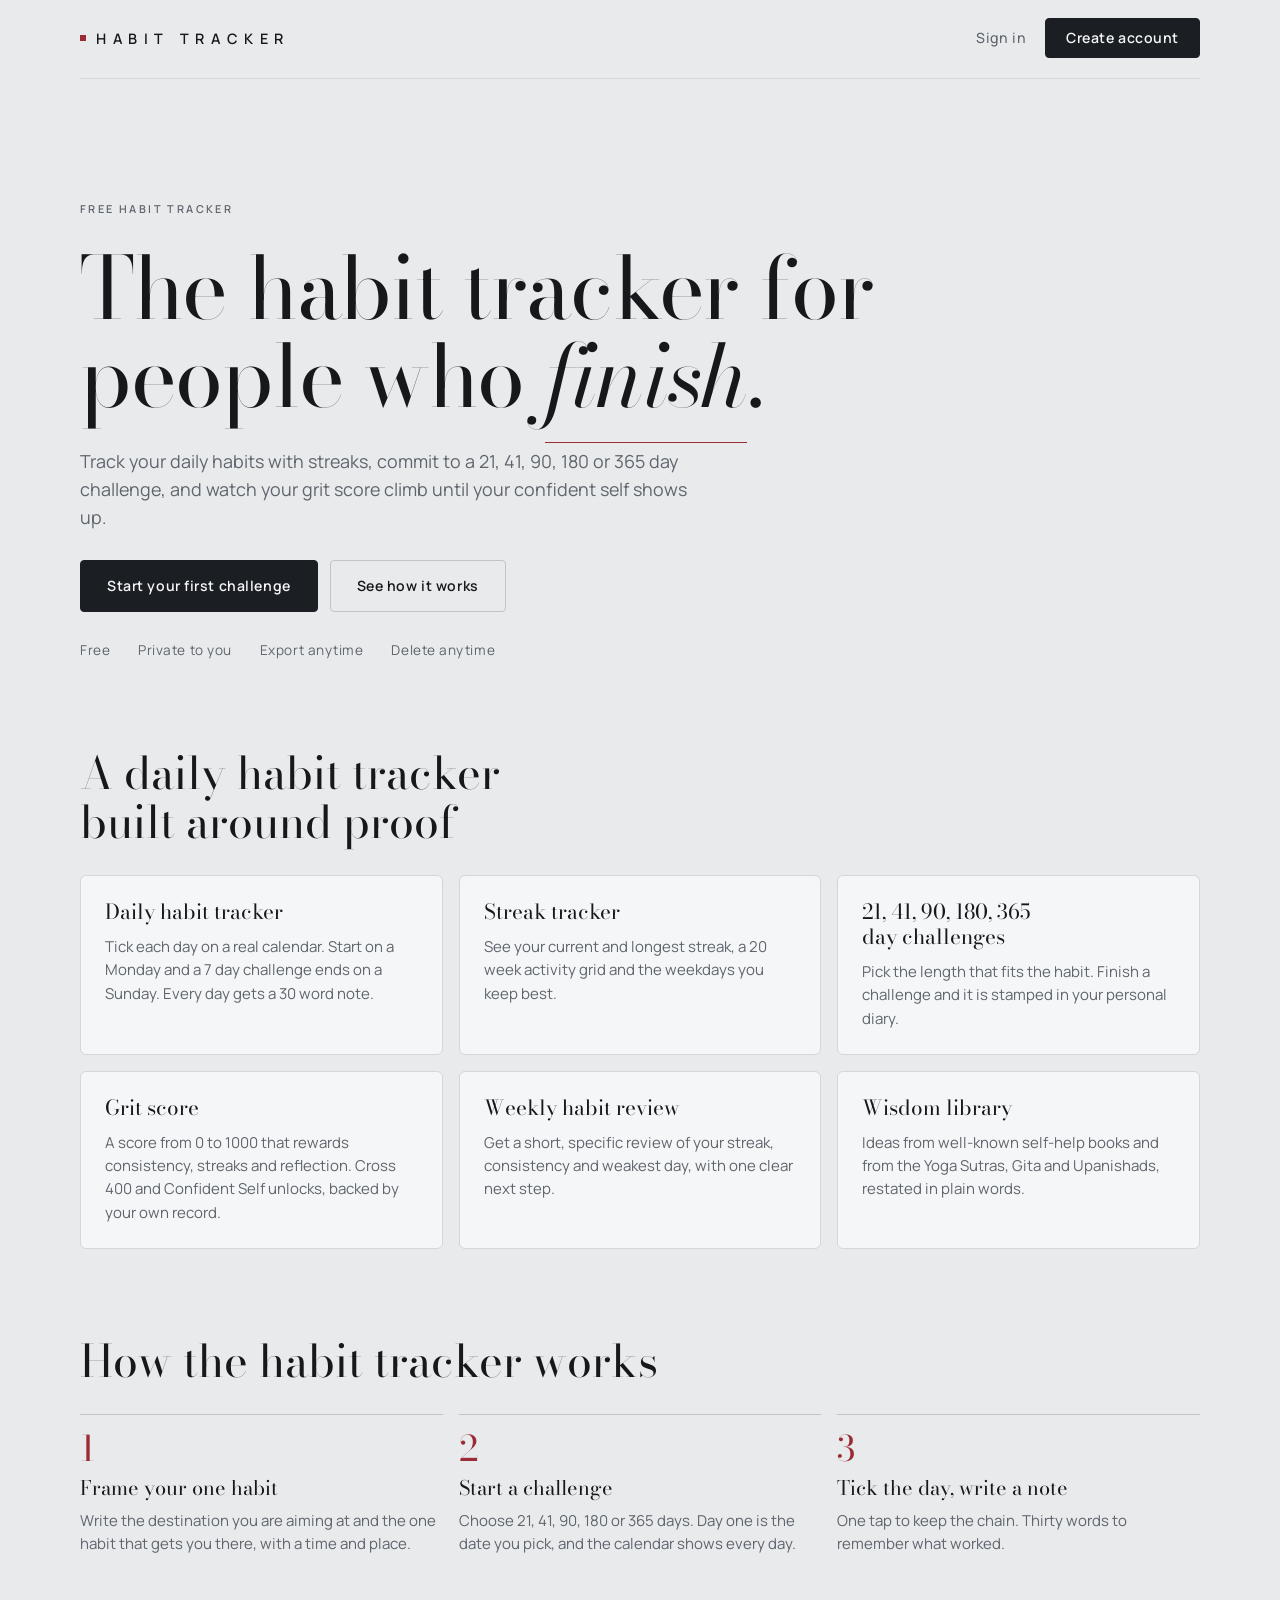
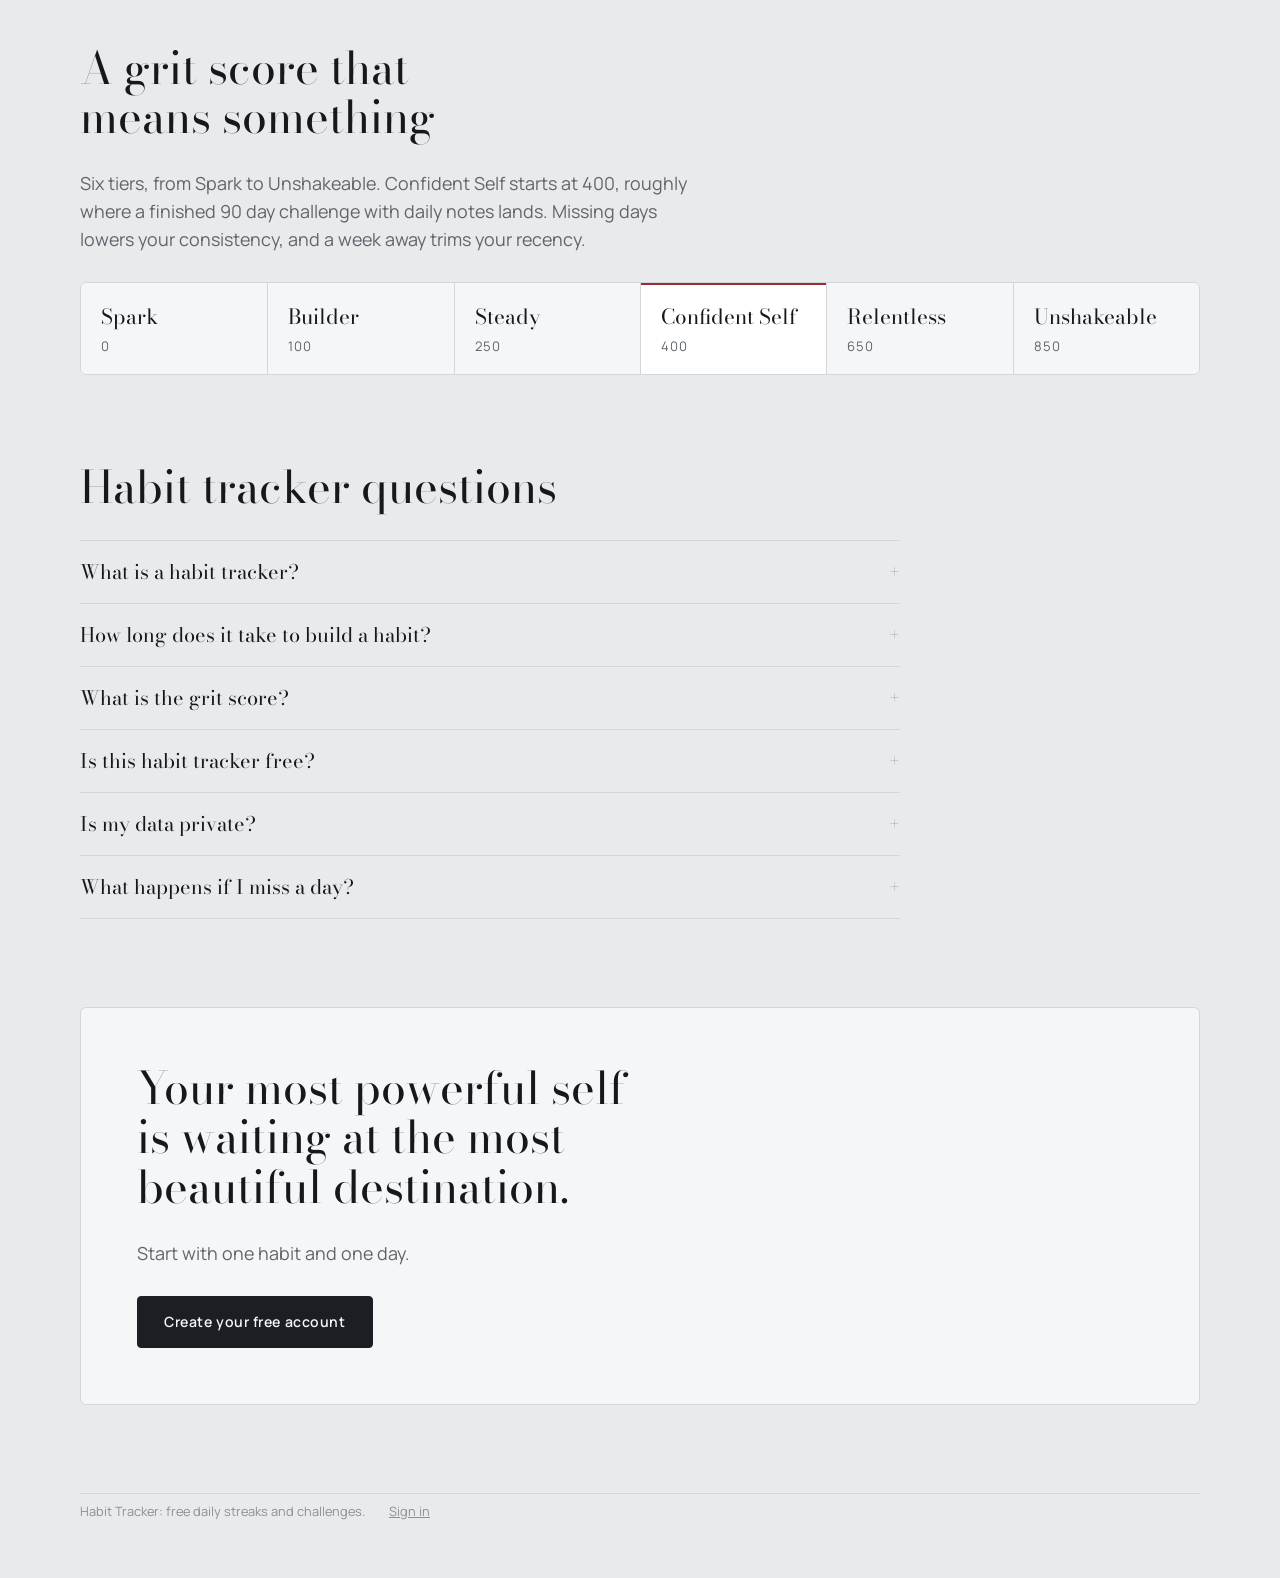
<file: web/index.html>
<!doctype html>
<html lang="en">
<head>
<meta charset="utf-8">
<meta name="viewport" content="width=device-width,initial-scale=1,viewport-fit=cover">
<title>Habit Tracker: Free Daily Streaks &amp; Challenges</title>
<meta name="description" content="Free daily habit tracker with streaks, 21, 41, 90, 180 and 365 day challenges, a grit score and a weekly review. Private, fast and works offline.">
<meta name="theme-color" content="#0C0D0F">
<meta property="og:type" content="website">
<meta property="og:title" content="Habit Tracker: build streaks and finish your challenges">
<meta property="og:description" content="Daily habit tracker with streaks, 21 to 365 day challenges, a grit score and a weekly review. Free and private.">
<meta name="twitter:card" content="summary">
<link rel="icon" href="favicon.svg" type="image/svg+xml">
<link rel="manifest" href="manifest.webmanifest">
<link rel="stylesheet" href="https://fonts.googleapis.com/css2?family=Bodoni+Moda:ital,opsz,wght@0,6..96,400..600;1,6..96,400..500&family=Manrope:wght@300..700&display=swap">
<link rel="stylesheet" href="css/base.css">
<link rel="stylesheet" href="css/components.css">
<link rel="stylesheet" href="css/landing.css">
<script type="application/ld+json">
{"@context":"https://schema.org","@type":"WebApplication","name":"Habit Tracker","alternateName":"Free Habit Tracker","applicationCategory":"LifestyleApplication","operatingSystem":"Any","description":"A free daily habit tracker with streaks, 21, 41, 90, 180 and 365 day challenges, a grit score and a weekly review.","offers":{"@type":"Offer","price":"0","priceCurrency":"USD"},"featureList":["Daily habit tracker","Streak tracker","21, 41, 90, 180 and 365 day challenges","Grit score","Weekly habit review","Private daily notes"]}
</script>
<script type="application/ld+json">
{"@context":"https://schema.org","@type":"FAQPage","mainEntity":[
{"@type":"Question","name":"What is a habit tracker?","acceptedAnswer":{"@type":"Answer","text":"A habit tracker records whether you did a habit each day, so you can see your streak, your consistency and the days you tend to miss."}},
{"@type":"Question","name":"How long does it take to build a habit?","acceptedAnswer":{"@type":"Answer","text":"Often longer than 21 days. A well-known study by Lally and colleagues (2009) found it took 66 days on average, with a wide range from 18 to 254 days. That is why Grit offers 21, 41, 90, 180 and 365 day challenges."}},
{"@type":"Question","name":"What is the grit score?","acceptedAnswer":{"@type":"Answer","text":"The grit score runs from 0 to 1000. It rewards days kept, finished challenges, your longest streak and daily notes, scaled by how consistent and recent your effort is."}},
{"@type":"Question","name":"Is this habit tracker free?","acceptedAnswer":{"@type":"Answer","text":"Yes. Habit Tracker is free to use."}},
{"@type":"Question","name":"Is my data private?","acceptedAnswer":{"@type":"Answer","text":"Your challenges and notes belong to your account and are visible only to you. Passwords are hashed, you can export your data at any time, and you can permanently delete your account and everything in it from the Account page."}},
{"@type":"Question","name":"What happens if I miss a day?","acceptedAnswer":{"@type":"Answer","text":"The missed day shows on your calendar, your consistency drops a little and your streak resets. You can still tick the day later and carry on."}}
]}
</script>
</head>
<body>
<div class="lp">
  <header class="lp-nav">
    <a class="mark" href="./" aria-label="Habit Tracker, home"><i></i>Habit Tracker</a>
    <nav class="lp-actions" aria-label="Account"><a class="btn ghost" href="auth.html#login">Sign in</a><a class="btn primary" href="auth.html#register">Create account</a></nav>
  </header>

  <p class="notice" id="deleted-note" role="status" hidden>Your account and all its data were permanently deleted.</p>
  <main style="display:grid;gap:88px">
    <section class="hero">
      <p class="eyebrow">Free habit tracker</p>
      <h1>The habit tracker for people who <em>finish</em>.</h1>
      <p class="lead">Track your daily habits with streaks, commit to a 21, 41, 90, 180 or 365 day challenge, and watch your grit score climb until your confident self shows up.</p>
      <div class="cta"><a class="btn primary" href="auth.html#register">Start your first challenge</a><a class="btn" href="#how">See how it works</a></div>
      <p class="hero-meta"><span>Free</span><span>Private to you</span><span>Export anytime</span><span>Delete anytime</span></p>
    </section>

    <section aria-labelledby="f">
      <h2 id="f">A daily habit tracker built around proof</h2>
      <div class="features">
        <article class="feat"><h3>Daily habit tracker</h3><p>Tick each day on a real calendar. Start on a Monday and a 7 day challenge ends on a Sunday. Every day gets a 30 word note.</p></article>
        <article class="feat"><h3>Streak tracker</h3><p>See your current and longest streak, a 20 week activity grid and the weekdays you keep best.</p></article>
        <article class="feat"><h3>21, 41, 90, 180, 365 day challenges</h3><p>Pick the length that fits the habit. Finish a challenge and it is stamped in your personal diary.</p></article>
        <article class="feat"><h3>Grit score</h3><p>A score from 0 to 1000 that rewards consistency, streaks and reflection. Cross 400 and Confident Self unlocks, backed by your own record.</p></article>
        <article class="feat"><h3>Weekly habit review</h3><p>Get a short, specific review of your streak, consistency and weakest day, with one clear next step.</p></article>
        <article class="feat"><h3>Wisdom library</h3><p>Ideas from well-known self-help books and from the Yoga Sutras, Gita and Upanishads, restated in plain words.</p></article>
      </div>
    </section>

    <section id="how" aria-labelledby="h">
      <h2 id="h">How the habit tracker works</h2>
      <ol class="steps">
        <li><b>Frame your one habit</b><span>Write the destination you are aiming at and the one habit that gets you there, with a time and place.</span></li>
        <li><b>Start a challenge</b><span>Choose 21, 41, 90, 180 or 365 days. Day one is the date you pick, and the calendar shows every day.</span></li>
        <li><b>Tick the day, write a note</b><span>One tap to keep the chain. Thirty words to remember what worked.</span></li>
      </ol>
    </section>

    <section aria-labelledby="g">
      <h2 id="g">A grit score that means something</h2>
      <p class="lead">Six tiers, from Spark to Unshakeable. Confident Self starts at 400, roughly where a finished 90 day challenge with daily notes lands. Missing days lowers your consistency, and a week away trims your recency.</p>
      <div class="tiers" role="list">
        <div role="listitem"><b>Spark</b><span>0</span></div><div role="listitem"><b>Builder</b><span>100</span></div><div role="listitem"><b>Steady</b><span>250</span></div>
        <div class="hi" role="listitem"><b>Confident Self</b><span>400</span></div><div role="listitem"><b>Relentless</b><span>650</span></div><div role="listitem"><b>Unshakeable</b><span>850</span></div>
      </div>
    </section>

    <section aria-labelledby="q">
      <h2 id="q">Habit tracker questions</h2>
      <div class="faq">
        <details><summary>What is a habit tracker?</summary><p>A habit tracker records whether you did a habit each day, so you can see your streak, your consistency and the days you tend to miss.</p></details>
        <details><summary>How long does it take to build a habit?</summary><p>Often longer than 21 days. A well-known study by Lally and colleagues (2009) found it took 66 days on average, with a wide range from 18 to 254 days. That is why Grit offers 21, 41, 90, 180 and 365 day challenges.</p></details>
        <details><summary>What is the grit score?</summary><p>The grit score runs from 0 to 1000. It rewards days kept, finished challenges, your longest streak and daily notes, scaled by how consistent and recent your effort is.</p></details>
        <details><summary>Is this habit tracker free?</summary><p>Yes. Habit Tracker is free to use.</p></details>
        <details><summary>Is my data private?</summary><p>Your challenges and notes belong to your account and are visible only to you. Passwords are hashed, you can export your data at any time, and you can permanently delete your account and everything in it from the Account page.</p></details>
        <details><summary>What happens if I miss a day?</summary><p>The missed day shows on your calendar, your consistency drops a little and your streak resets. You can still tick the day later and carry on.</p></details>
      </div>
    </section>

    <section class="closer" aria-labelledby="c">
      <h2 id="c">Your most powerful self is waiting at the most beautiful destination.</h2>
      <p class="lead">Start with one habit and one day.</p>
      <div class="cta"><a class="btn primary" href="auth.html#register">Create your free account</a></div>
    </section>
  </main>

  <footer class="lp-foot"><span>Habit Tracker: free daily streaks and challenges.</span><a href="auth.html#login">Sign in</a></footer>
</div>
<script src="js/landing.js"></script>
</body>
</html>
</file>
<file: web/css/base.css>
/* Layout concept: a private members' room. Graphite surfaces, hairline borders, one platinum accent and a single crimson thread for the score. Pages are lists of modules on a 12-column grid. */
:root{
  --bg:#0C0D0F;--surface:#141619;--raise:#1A1D21;--line:#25292E;--line2:#343A41;
  --ink:#ECEEF0;--muted:#8E959C;--faint:#5C636A;
  --accent:#D5D9DE;--on-accent:#0C0D0F;--signal:#C2434C;
  --shadow:0 24px 48px rgba(0,0,0,.4);
  --paper:#15181B;--rule:#22262A;--margin:#7A2F35;--hole:#2C3136;--hand-ink:#C9D3DF;
  --s1:#D7DBE0;--s2:#B9BFC6;--s3:#9AA1A9;--s-ink:#0F1113;
  --print:#E9EBEE;--print-ink:#23272C;--tape:rgba(200,205,212,.38);
  --display:"Bodoni Moda","Didot","Bodoni 72",Georgia,serif;
  --body:"Manrope",system-ui,-apple-system,"Segoe UI",sans-serif;
  --hand:"Caveat","Bradley Hand","Segoe Print","Comic Sans MS",cursive;
  color-scheme:dark;
}
@media (prefers-color-scheme:light){
  :root:not([data-theme="dark"]){
    --bg:#E8EAEC;--surface:#F5F6F7;--raise:#FFFFFF;--line:#D3D7DB;--line2:#BFC5CB;
    --ink:#16181B;--muted:#5E656C;--faint:#8A9097;
    --accent:#1B1E22;--on-accent:#F4F5F6;--signal:#9B2C35;
    --shadow:0 20px 40px rgba(20,24,28,.12);
    --paper:#FAFAFB;--rule:#E0E3E6;--margin:#C98C92;--hole:#D3D7DB;--hand-ink:#2B3A4E;
    --s1:#CDD1D6;--s2:#B6BCC3;--s3:#9FA6AE;--s-ink:#14161A;
    --tape:rgba(120,126,135,.3);
    color-scheme:light;
  }
}
:root[data-theme="light"]{
  --bg:#E8EAEC;--surface:#F5F6F7;--raise:#FFFFFF;--line:#D3D7DB;--line2:#BFC5CB;
  --ink:#16181B;--muted:#5E656C;--faint:#8A9097;
  --accent:#1B1E22;--on-accent:#F4F5F6;--signal:#9B2C35;
  --shadow:0 20px 40px rgba(20,24,28,.12);
  --paper:#FAFAFB;--rule:#E0E3E6;--margin:#C98C92;--hole:#D3D7DB;--hand-ink:#2B3A4E;
  --s1:#CDD1D6;--s2:#B6BCC3;--s3:#9FA6AE;--s-ink:#14161A;
  --tape:rgba(120,126,135,.3);
  color-scheme:light;
}
*,*::before,*::after{box-sizing:border-box}
html,body{margin:0}
body{
  background:var(--bg);color:var(--ink);font-family:var(--body);font-size:15px;line-height:1.55;
  padding-block:18px 56px;
  padding-left:max(16px,env(safe-area-inset-left,0px));
  padding-right:max(16px,env(safe-area-inset-right,0px));
  -webkit-font-smoothing:antialiased;
}
.wrap{max-width:1120px;margin:0 auto}
h1,h2,h3{margin:0;font-weight:400;text-wrap:balance}
p{margin:0}
a{color:inherit}
button,input,textarea{font:inherit;color:inherit}
:focus-visible{outline:2px solid var(--accent);outline-offset:2px}
.vh{position:absolute;width:1px;height:1px;opacity:0;pointer-events:none}

/* shell */
.bar{display:flex;align-items:center;justify-content:space-between;gap:20px;padding-bottom:22px;margin-bottom:30px;border-bottom:1px solid var(--line)}
.mark{font:600 .9rem var(--body);letter-spacing:.46em;text-transform:uppercase;text-decoration:none;display:inline-flex;align-items:center;gap:10px}
.mark i{width:6px;height:6px;background:var(--signal);display:block}
.tabs{display:flex;gap:4px;flex-wrap:wrap;justify-content:flex-end}
.tabs a{display:inline-flex;align-items:center;gap:8px;min-height:40px;padding:0 14px;text-decoration:none;color:var(--muted);font-weight:500;font-size:.88rem;letter-spacing:.02em;border-bottom:1px solid transparent}
.tabs a:hover{color:var(--ink)}
.tabs a[aria-current]{color:var(--ink);border-bottom-color:var(--ink)}
.tabs svg,.dock svg{width:18px;height:18px;flex:none}
.tabs svg{display:none}
.nav-av{width:22px;height:22px;border-radius:50%;object-fit:cover;display:block;flex:none}
.dock{display:none;position:fixed;left:0;right:0;bottom:0;z-index:15;background:var(--surface);border-top:1px solid var(--line);
  padding:8px max(6px,env(safe-area-inset-right,0px)) calc(8px + env(safe-area-inset-bottom,0px)) max(6px,env(safe-area-inset-left,0px));
  grid-template-columns:repeat(var(--n,6),minmax(0,1fr))}
.dock a{display:flex;flex-direction:column;align-items:center;gap:3px;text-decoration:none;color:var(--faint);font-size:.62rem;font-weight:600;letter-spacing:.06em;text-transform:uppercase;padding:4px 0;min-width:0}
.dock a span{max-width:100%;overflow:hidden;text-overflow:ellipsis;white-space:nowrap}
.dock a[aria-current]{color:var(--ink)}
.dock .nav-av{width:20px;height:20px}
@media (max-width:759px){
  .tabs{display:none}
  .dock{display:grid}
  body{padding-bottom:100px}
  .bar{margin-bottom:22px;padding-bottom:16px}
}

/* page header and module grid */
.phead{display:grid;gap:10px;padding:6px 0 30px}
.eyebrow,.kick{font:600 .68rem var(--body);letter-spacing:.22em;text-transform:uppercase;color:var(--muted)}
.phead h1{font:400 clamp(2.2rem,5.6vw,3.6rem)/1.05 var(--display);letter-spacing:-.01em}
.sub{color:var(--muted);max-width:58ch}
.mods{display:grid;grid-template-columns:repeat(12,minmax(0,1fr));gap:16px}
.mod{grid-column:span 12;background:var(--surface);border:1px solid var(--line);border-radius:6px;padding:24px;min-width:0;display:flex;flex-direction:column;gap:18px}
.mod.bare{background:none;border:0;padding:0}
.mh{display:grid;gap:6px}
.mh h2{font:400 1.55rem/1.15 var(--display)}
@media (min-width:900px){
  .span-4{grid-column:span 4}.span-5{grid-column:span 5}.span-6{grid-column:span 6}.span-7{grid-column:span 7}.span-8{grid-column:span 8}
}
.muted{color:var(--muted)}
.meta{color:var(--muted);font-size:.85rem}
.more{color:var(--muted);font-size:.85rem;text-decoration:none;border-bottom:1px solid var(--line2);align-self:flex-start;padding-bottom:1px}
.more:hover{color:var(--ink);border-color:var(--ink)}
.foot{margin-top:48px;color:var(--faint);font-size:.78rem;letter-spacing:.02em}
.toast{position:fixed;left:50%;bottom:calc(88px + env(safe-area-inset-bottom,0px));transform:translate(-50%,20px);max-width:calc(100% - 32px);
  background:var(--ink);color:var(--bg);padding:12px 18px;border-radius:4px;font-size:.9rem;font-weight:500;opacity:0;pointer-events:none;transition:opacity .2s,transform .2s;z-index:30;text-align:center}
.toast.show{opacity:1;transform:translate(-50%,0)}
@media (min-width:760px){.toast{bottom:calc(24px + env(safe-area-inset-bottom,0px))}}
@media (prefers-reduced-motion:reduce){*{transition:none!important;scroll-behavior:auto!important}}
</file>
<file: web/css/components.css>
/* forms and buttons */
label,legend{display:block;font-weight:600;font-size:.78rem;letter-spacing:.06em;text-transform:uppercase;color:var(--muted);margin-bottom:8px;padding:0}
fieldset{border:0;margin:0 0 18px;padding:0;min-width:0}
.field{margin-bottom:18px}
input[type="text"],input[type="email"],input[type="password"],input[type="date"],textarea{width:100%;background:var(--bg);border:1px solid var(--line2);border-radius:4px;padding:12px 14px;font-size:1rem;min-height:46px}
textarea{resize:vertical;line-height:1.5}
input::placeholder,textarea::placeholder{color:var(--faint)}
.btn{display:inline-flex;align-items:center;justify-content:center;gap:8px;min-height:46px;padding:0 20px;border-radius:4px;border:1px solid var(--line2);background:transparent;font-weight:600;font-size:.88rem;letter-spacing:.04em;cursor:pointer;text-decoration:none}
.btn:hover{border-color:var(--ink)}
.btn.primary{background:var(--accent);border-color:var(--accent);color:var(--on-accent)}
.btn.ghost{border-color:transparent;color:var(--muted);min-height:36px;padding:0 10px;font-weight:500}
.btn.ghost:hover{color:var(--ink)}
.btn.danger{color:var(--signal);border-color:var(--signal)}
.row{display:flex;gap:10px;align-items:center;margin-top:12px;flex-wrap:wrap}
.lens{display:flex;flex-wrap:wrap;gap:8px}
.len{position:relative}
.len input{position:absolute;opacity:0;pointer-events:none}
.len span{display:flex;align-items:baseline;gap:6px;border:1px solid var(--line2);border-radius:4px;padding:10px 16px;background:var(--bg);cursor:pointer;min-height:46px;align-items:center}
.len b{font:400 1.25rem var(--display);font-variant-numeric:tabular-nums}
.len small{color:var(--muted);font-size:.74rem;letter-spacing:.06em;text-transform:uppercase}
.len input:checked + span{border-color:var(--accent);background:var(--raise)}
.len input:focus-visible + span{outline:2px solid var(--accent);outline-offset:2px}
.preview{color:var(--muted);font-size:.88rem;margin:-6px 0 18px;min-height:2.6em}

/* chips, bars, cards */
.chip{flex:none;font-size:.64rem;font-weight:700;letter-spacing:.14em;text-transform:uppercase;padding:4px 9px;border-radius:2px;color:var(--muted);border:1px solid var(--line2);white-space:nowrap}
.chip.live{color:var(--ink);border-color:var(--ink)}
.chip.done{background:var(--accent);color:var(--on-accent);border-color:var(--accent)}
.chip.ended{color:var(--signal);border-color:var(--signal)}
.bar2{height:3px;background:var(--line2);overflow:hidden}
.bar2 i{display:block;height:100%;background:var(--accent)}
.list{display:grid;gap:10px}
.card{display:grid;gap:10px;background:var(--bg);border:1px solid var(--line);border-radius:4px;padding:18px;text-decoration:none}
.card:hover{border-color:var(--line2)}
.card-top{display:flex;justify-content:space-between;gap:12px;align-items:flex-start}
.card h3{font:400 1.25rem/1.2 var(--display);overflow-wrap:anywhere;min-width:0}
.empty{border:1px dashed var(--line2);border-radius:4px;padding:24px;color:var(--muted)}

/* grit score */
.gritbox{display:flex;gap:24px;align-items:center;flex-wrap:wrap}
.ring{width:168px;height:168px;flex:none}
.rnum{font:400 46px var(--display);fill:var(--ink);font-variant-numeric:tabular-nums}
.rsub{font:600 8.5px var(--body);letter-spacing:.22em;fill:var(--muted)}
.gtext{flex:1 1 170px;display:grid;gap:8px;min-width:0}
.tier{font:400 1.9rem/1.1 var(--display)}
.tline{color:var(--muted);font-size:.9rem}
.conf{display:grid;gap:12px}
.conf.on{border-left:2px solid var(--signal);padding-left:18px}
.conf h3{font:400 1.7rem/1.15 var(--display)}
.proof{display:flex;flex-wrap:wrap;gap:8px 22px;color:var(--muted);font-size:.88rem}
.proof b{color:var(--ink);font-weight:600}

/* today */
.trow{display:flex;align-items:center;justify-content:space-between;gap:14px;padding:14px 0;border-top:1px solid var(--line)}
.trow:first-child{border-top:0;padding-top:0}
.tname{text-decoration:none;display:grid;gap:2px;min-width:0}
.tname b{font:400 1.2rem/1.2 var(--display);overflow-wrap:anywhere}
.tname span{color:var(--muted);font-size:.82rem}
.tickbtn{flex:none;width:48px;height:48px;border-radius:50%;border:1px solid var(--line2);background:transparent;color:var(--faint);display:flex;align-items:center;justify-content:center;cursor:pointer}
.tickbtn svg{width:20px;height:20px}
.tickbtn:hover{border-color:var(--ink);color:var(--ink)}
.tickbtn.on{background:var(--accent);border-color:var(--accent);color:var(--on-accent)}

/* glance */
.glance{display:grid;grid-template-columns:repeat(4,minmax(0,1fr))}
.gl{padding:2px 20px;display:grid;gap:6px;align-content:start}
.gl + .gl{border-left:1px solid var(--line)}
.gl:first-child{padding-left:0}
.gn{font:400 clamp(2rem,5vw,2.8rem)/1 var(--display);font-variant-numeric:tabular-nums}
.gl small{color:var(--muted);font-size:.68rem;font-weight:600;letter-spacing:.16em;text-transform:uppercase}
@media (max-width:640px){
  .glance{grid-template-columns:repeat(2,minmax(0,1fr));row-gap:22px}
  .gl:nth-child(odd){padding-left:0;border-left:0}
}

/* counsel, intent, library */
.quote{font:400 clamp(1.4rem,3.4vw,2.1rem)/1.3 var(--display);font-style:italic;max-width:34ch;text-wrap:pretty}
.qsrc{color:var(--muted);font-size:.85rem;display:flex;gap:10px;align-items:center;flex-wrap:wrap}
.statement{font:400 clamp(1.5rem,3vw,2rem)/1.2 var(--display)}
.statement em{font-style:italic}
.hero-statement{font:400 clamp(2rem,6.4vw,4rem)/1.08 var(--display);max-width:20ch;letter-spacing:-.01em}
.hero-statement em{font-style:italic;border-bottom:1px solid var(--signal)}
.dest{font:italic 400 1.35rem/1.4 var(--display);color:var(--ink);overflow-wrap:anywhere}
.kv{display:grid;gap:10px}
.kv p{display:grid;gap:2px}
.kv small{color:var(--muted);font-size:.68rem;font-weight:600;letter-spacing:.16em;text-transform:uppercase}
.loop{margin:0;padding:0;list-style:none;display:grid;gap:0;counter-reset:l}
.loop li{counter-increment:l;display:grid;grid-template-columns:34px minmax(0,1fr);gap:6px 12px;padding:14px 0;border-top:1px solid var(--line)}
.loop li:first-child{border-top:0;padding-top:0}
.loop li::before{content:counter(l);font:400 1.5rem/1 var(--display);color:var(--signal)}
.loop b{font-weight:600;display:block}
.loop span{color:var(--muted);font-size:.9rem}
.chips{display:flex;gap:8px;flex-wrap:wrap}
.fchip{min-height:40px;padding:0 16px;border-radius:2px;border:1px solid var(--line2);background:transparent;font-weight:600;font-size:.76rem;letter-spacing:.12em;text-transform:uppercase;color:var(--muted);cursor:pointer}
.fchip[aria-pressed="true"]{background:var(--accent);border-color:var(--accent);color:var(--on-accent)}
.wgrid{display:grid;grid-template-columns:repeat(auto-fill,minmax(min(100%,320px),1fr));gap:14px}
.wcard{display:flex;flex-direction:column;gap:14px;background:var(--bg);border:1px solid var(--line);border-radius:4px;padding:22px;min-width:0}
.wtop{display:flex;gap:10px;align-items:center;flex-wrap:wrap}
.wtag{color:var(--muted);font-size:.72rem;font-weight:600;letter-spacing:.14em;text-transform:uppercase}
.widea{font:400 1.2rem/1.4 var(--display);text-wrap:pretty}
.worig{color:var(--muted);font-style:italic;font-size:.88rem;overflow-wrap:anywhere}
.wsrc{color:var(--muted);font-size:.82rem;margin-top:auto}

/* insights */
.brow{display:grid;grid-template-columns:110px minmax(0,1fr) 52px;gap:12px;align-items:center;padding:7px 0;font-size:.88rem}
.brow span{color:var(--muted)}
.brow b{text-align:right;font-weight:600;font-variant-numeric:tabular-nums}
.mult{display:flex;flex-wrap:wrap;gap:8px 28px;border-top:1px solid var(--line);padding-top:14px;color:var(--muted);font-size:.85rem}
.mult b{color:var(--ink);font-weight:600}
.wk{display:grid;grid-template-columns:repeat(7,minmax(0,1fr));gap:10px;align-items:end}
.wkc{display:grid;gap:6px;justify-items:center}
.wkbar{height:130px;width:100%;display:flex;align-items:flex-end;background:linear-gradient(var(--line) 1px,transparent 1px) 0 0/100% 33.3%}
.wkbar i{display:block;width:100%;background:var(--accent);min-height:2px}
.wkbar i.top{background:var(--signal)}
.wkc span{color:var(--muted);font-size:.68rem;font-weight:600;letter-spacing:.1em;text-transform:uppercase}
.wkc b{font-weight:600;font-size:.82rem;font-variant-numeric:tabular-nums}
.heatwrap{display:flex;gap:10px;overflow-x:auto;padding-bottom:6px}
.heatlab{display:grid;grid-template-rows:repeat(7,14px);gap:4px;font-size:.6rem;color:var(--faint);font-weight:600;letter-spacing:.06em;text-transform:uppercase;line-height:14px}
.heat{display:grid;grid-auto-flow:column;grid-template-rows:repeat(7,14px);grid-auto-columns:14px;gap:4px}
.hc{display:block;width:14px;height:14px;border-radius:2px;background:var(--raise);border:1px solid var(--line)}
.hc.l1{background:var(--line2);border-color:var(--line2)}
.hc.l2{background:var(--muted);border-color:var(--muted)}
.hc.l3{background:var(--accent);border-color:var(--accent)}
.hc.fut{opacity:.3}
.hkey{display:flex;gap:8px;align-items:center;color:var(--muted);font-size:.74rem}
.hkey .hc{display:inline-block}
.prow{display:grid;grid-template-columns:minmax(0,1.4fr) minmax(0,1fr) 64px 84px 120px;gap:14px;align-items:center;padding:14px 0;border-top:1px solid var(--line)}
.prow:first-of-type{border-top:0}
.prow b{font:400 1.1rem/1.2 var(--display);overflow-wrap:anywhere}
.prow span{color:var(--muted);font-size:.85rem;font-variant-numeric:tabular-nums;white-space:nowrap}
.prow .chip{justify-self:end;text-align:center}
@media (max-width:700px){.prow{grid-template-columns:minmax(0,1fr) auto auto;row-gap:8px}.prow b{grid-column:1/-1}.prow .bar2{grid-column:1/-1;order:2}}

/* review, brand descriptor */
.review-h{font:400 clamp(1.4rem,3vw,1.9rem)/1.25 var(--display);max-width:40ch;text-wrap:balance}
.review-list{margin:0;padding:0;list-style:none;display:grid;gap:10px;max-width:68ch}
.review-list li{border-left:2px solid var(--line2);padding-left:14px}
.review-next{border:1px solid var(--line2);border-radius:4px;padding:14px 16px;display:grid;gap:4px;max-width:68ch}
.review-next small{color:var(--muted);font-size:.68rem;font-weight:600;letter-spacing:.16em;text-transform:uppercase}
.mark small{font:500 .68rem var(--body);letter-spacing:.16em;color:var(--muted);border-left:1px solid var(--line2);padding-left:10px}
@media (max-width:420px){.mark small{display:none}}
</file>
<file: web/css/landing.css>
.lp{max-width:1120px;margin:0 auto;display:grid;gap:88px}
.lp-nav{display:flex;align-items:center;justify-content:space-between;gap:16px;padding-bottom:20px;border-bottom:1px solid var(--line)}
.lp-nav .btn{min-height:40px}
.lp section{display:grid;gap:28px}
.lp h1{font:400 clamp(2.6rem,8vw,5.4rem)/1.02 var(--display);letter-spacing:-.015em;max-width:15ch}
.lp h1 em{font-style:italic;border-bottom:1px solid var(--signal)}
.lp h2{font:400 clamp(1.8rem,4.4vw,2.8rem)/1.1 var(--display);max-width:22ch}
.lp h3{font:400 1.3rem/1.2 var(--display)}
.lead{color:var(--muted);font-size:1.12rem;max-width:56ch}
.hero{padding-top:34px;gap:26px}
.cta{display:flex;gap:12px;flex-wrap:wrap}
.cta .btn{min-height:52px;padding:0 26px}
.hero-meta{display:flex;gap:10px 28px;flex-wrap:wrap;color:var(--muted);font-size:.85rem;letter-spacing:.04em}
.features{display:grid;grid-template-columns:repeat(auto-fit,minmax(min(100%,300px),1fr));gap:16px}
.feat{background:var(--surface);border:1px solid var(--line);border-radius:6px;padding:24px;display:grid;gap:10px;align-content:start}
.feat p{color:var(--muted)}
.steps{margin:0;padding:0;list-style:none;display:grid;grid-template-columns:repeat(auto-fit,minmax(min(100%,260px),1fr));gap:16px;counter-reset:s}
.steps li{counter-increment:s;border-top:1px solid var(--line2);padding-top:16px;display:grid;gap:6px}
.steps li::before{content:counter(s);font:400 2.2rem/1 var(--display);color:var(--signal)}
.steps b{font:400 1.25rem var(--display)}
.steps span{color:var(--muted)}
.tiers{display:grid;grid-template-columns:repeat(auto-fit,minmax(150px,1fr));gap:0;border:1px solid var(--line);border-radius:6px;overflow:hidden}
.tiers div{padding:18px 20px;display:grid;gap:4px;border-left:1px solid var(--line);background:var(--surface)}
.tiers div:first-child{border-left:0}
.tiers b{font:400 1.3rem var(--display)}
.tiers span{color:var(--muted);font-size:.82rem;letter-spacing:.08em;text-transform:uppercase}
.tiers .hi{background:var(--raise);box-shadow:inset 0 2px 0 var(--signal)}
.faq{display:grid;gap:0;max-width:820px}
.faq details{border-top:1px solid var(--line);padding:18px 0}
.faq details:last-child{border-bottom:1px solid var(--line)}
.faq summary{font:400 1.25rem/1.3 var(--display);cursor:pointer;list-style:none;display:flex;justify-content:space-between;gap:16px}
.faq summary::after{content:"+";color:var(--muted)}
.faq details[open] summary::after{content:"\2212"}
.faq summary::-webkit-details-marker{display:none}
.faq p{color:var(--muted);margin-top:12px;max-width:66ch}
.closer{border:1px solid var(--line);border-radius:6px;padding:clamp(28px,6vw,56px);background:var(--surface);justify-items:start}
.lp-foot{color:var(--faint);font-size:.8rem;padding-top:8px;border-top:1px solid var(--line);display:flex;gap:10px 24px;flex-wrap:wrap}
.lp-actions{display:flex;gap:8px;align-items:center}
.notice{margin:0 0 20px;padding:14px 18px;border:1px solid var(--line2);border-radius:4px;background:var(--surface);color:var(--ink)}
.notice[hidden]{display:none}
</file>
